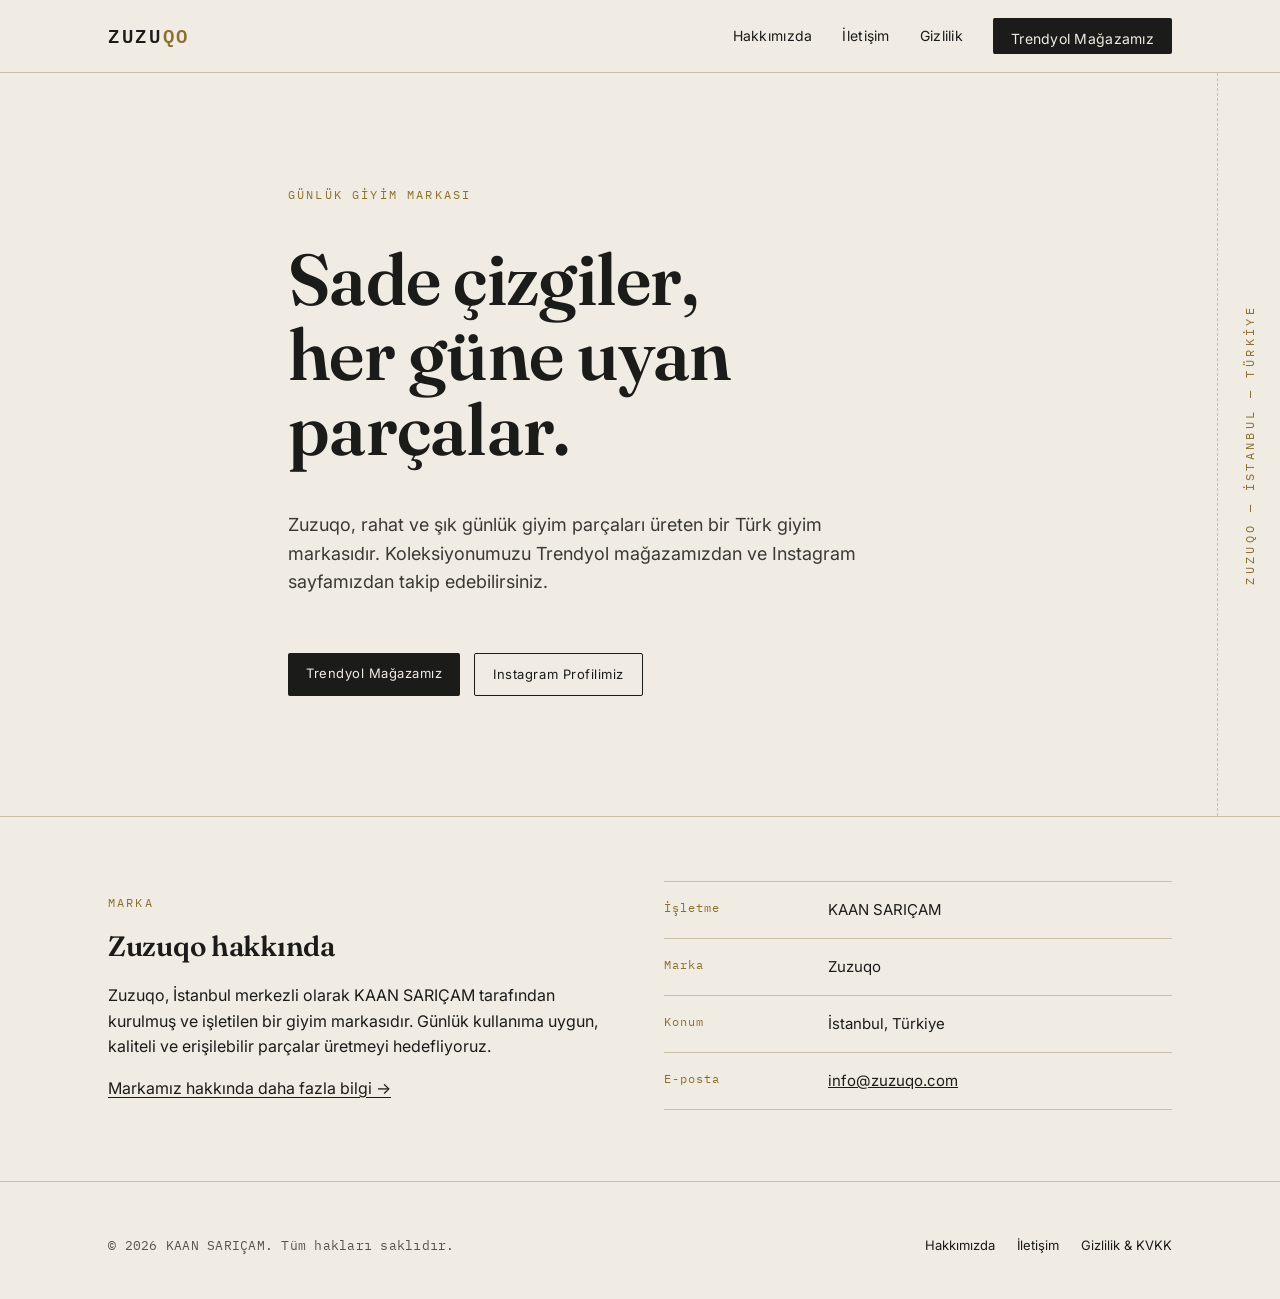
<file: index.html>
<!DOCTYPE html>
<html lang="tr">
<head>
<meta charset="UTF-8">
<meta name="viewport" content="width=device-width, initial-scale=1.0">
<title>Zuzuqo — Günlük Giyim</title>
<meta name="description" content="Zuzuqo, KAAN SARIÇAM tarafından işletilen bir günlük giyim markasıdır. Ürünlerimizi Trendyol mağazamızdan inceleyebilirsiniz.">
<link rel="preconnect" href="https://fonts.googleapis.com">
<link rel="preconnect" href="https://fonts.gstatic.com" crossorigin>
<link href="https://fonts.googleapis.com/css2?family=Fraunces:wght@500;600;700&family=Inter:wght@400;500;600&family=IBM+Plex+Mono:wght@500;600&display=swap" rel="stylesheet">
<link rel="stylesheet" href="style.css">
</head>
<body>

<nav class="nav">
  <div class="wrap">
    <a href="index.html" class="wordmark">ZUZU<span>QO</span></a>
    <button class="nav-toggle" aria-label="Menüyü aç" onclick="document.querySelector('.nav-links').classList.toggle('open')">MENÜ</button>
    <ul class="nav-links">
      <li><a href="hakkimizda.html">Hakkımızda</a></li>
      <li><a href="iletisim.html">İletişim</a></li>
      <li><a href="gizlilik.html">Gizlilik</a></li>
      <li><a class="btn" href="https://www.trendyol.com/magaza/zuzuqo-m-1135297?sst=0&channelId=1&event=0" target="_blank" rel="noopener">Trendyol Mağazamız</a></li>
    </ul>
  </div>
</nav>

<header class="hero">
  <div class="tag-ribbon"><span>ZUZUQO — İSTANBUL — TÜRKİYE</span></div>
  <div class="wrap">
    <p class="eyebrow">Günlük Giyim Markası</p>
    <h1>Sade çizgiler,<br>her güne uyan parçalar.</h1>
    <p class="lede">Zuzuqo, rahat ve şık günlük giyim parçaları üreten bir Türk giyim markasıdır. Koleksiyonumuzu Trendyol mağazamızdan ve Instagram sayfamızdan takip edebilirsiniz.</p>
    <div class="hero-ctas">
      <a class="btn" href="https://www.trendyol.com/magaza/zuzuqo-m-1135297?sst=0&channelId=1&event=0" target="_blank" rel="noopener">Trendyol Mağazamız</a>
      <a class="btn outline" href="https://www.instagram.com/zuzuqo.official/" target="_blank" rel="noopener">Instagram Profilimiz</a>
    </div>
  </div>
</header>

<hr class="divider">

<section>
  <div class="wrap grid-2">
    <div>
      <p class="eyebrow">Marka</p>
      <h2 class="display" style="font-size:28px; margin-top:10px;">Zuzuqo hakkında</h2>
      <p style="margin-top:14px; max-width:56ch;">Zuzuqo, İstanbul merkezli olarak KAAN SARIÇAM tarafından kurulmuş ve işletilen bir giyim markasıdır. Günlük kullanıma uygun, kaliteli ve erişilebilir parçalar üretmeyi hedefliyoruz.</p>
      <p style="margin-top:10px;"><a href="hakkimizda.html" style="text-decoration:underline; text-underline-offset:3px;">Markamız hakkında daha fazla bilgi →</a></p>
    </div>
    <div>
      <ul class="label-list">
        <li><span class="k">İşletme</span><span>KAAN SARIÇAM</span></li>
        <li><span class="k">Marka</span><span>Zuzuqo</span></li>
        <li><span class="k">Konum</span><span>İstanbul, Türkiye</span></li>
        <li><span class="k">E-posta</span><span><a href="mailto:info@zuzuqo.com">info@zuzuqo.com</a></span></li>
      </ul>
    </div>
  </div>
</section>

<footer>
  <div class="wrap">
    <p class="legal">© 2026 KAAN SARIÇAM. Tüm hakları saklıdır.</p>
    <ul class="foot-links">
      <li><a href="hakkimizda.html">Hakkımızda</a></li>
      <li><a href="iletisim.html">İletişim</a></li>
      <li><a href="gizlilik.html">Gizlilik &amp; KVKK</a></li>
    </ul>
  </div>
</footer>

</body>
</html>
</file>
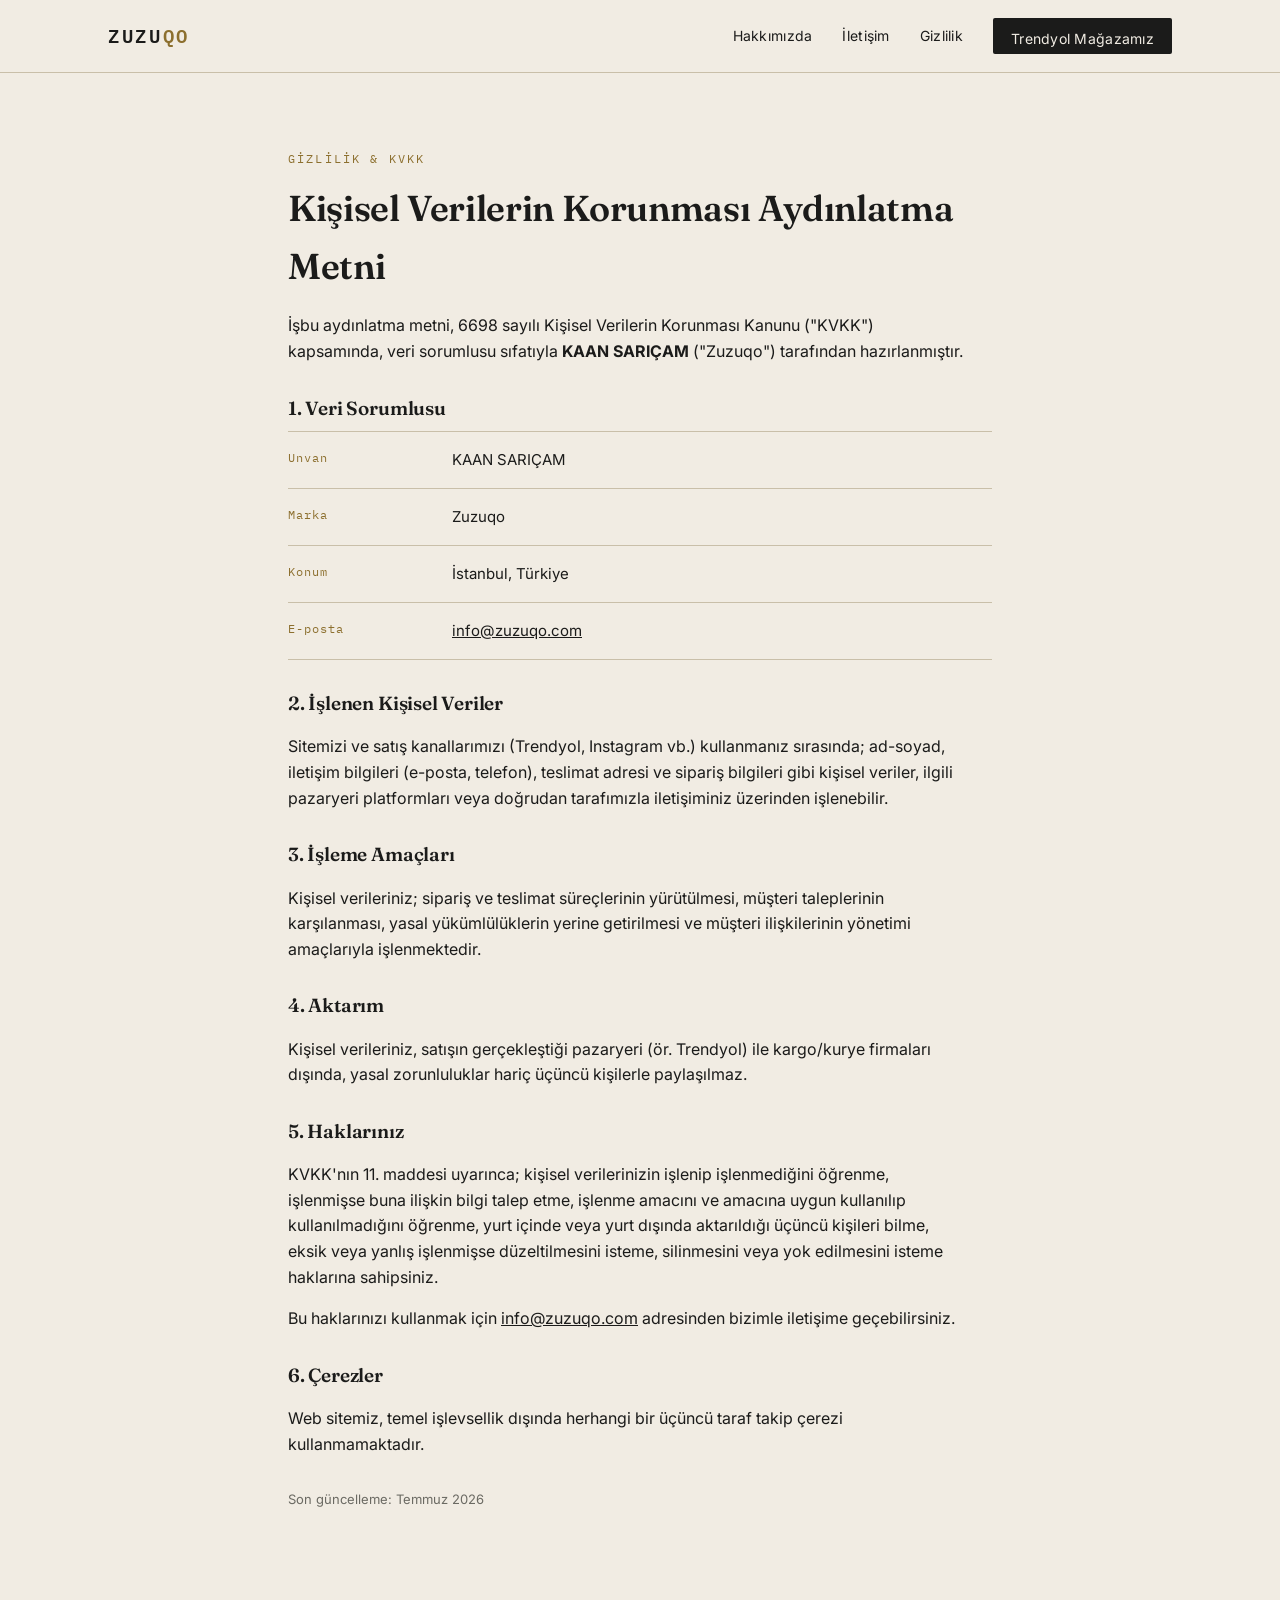
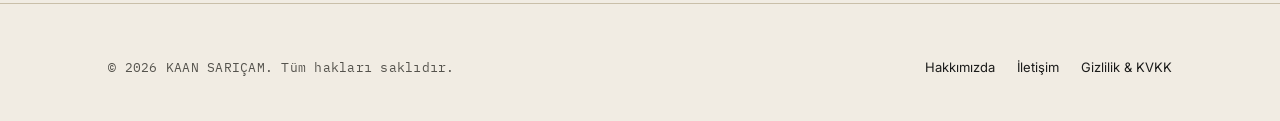
<file: gizlilik.html>
<!DOCTYPE html>
<html lang="tr">
<head>
<meta charset="UTF-8">
<meta name="viewport" content="width=device-width, initial-scale=1.0">
<title>Gizlilik &amp; KVKK Aydınlatma Metni — Zuzuqo</title>
<meta name="description" content="Zuzuqo / KAAN SARIÇAM KVKK aydınlatma metni ve gizlilik politikası.">
<link rel="preconnect" href="https://fonts.googleapis.com">
<link rel="preconnect" href="https://fonts.gstatic.com" crossorigin>
<link href="https://fonts.googleapis.com/css2?family=Fraunces:wght@500;600;700&family=Inter:wght@400;500;600&family=IBM+Plex+Mono:wght@500;600&display=swap" rel="stylesheet">
<link rel="stylesheet" href="style.css">
</head>
<body>

<nav class="nav">
  <div class="wrap">
    <a href="index.html" class="wordmark">ZUZU<span>QO</span></a>
    <button class="nav-toggle" aria-label="Menüyü aç" onclick="document.querySelector('.nav-links').classList.toggle('open')">MENÜ</button>
    <ul class="nav-links">
      <li><a href="hakkimizda.html">Hakkımızda</a></li>
      <li><a href="iletisim.html">İletişim</a></li>
      <li><a href="gizlilik.html">Gizlilik</a></li>
      <li><a class="btn" href="https://www.trendyol.com/magaza/zuzuqo-m-1135297?sst=0&channelId=1&event=0" target="_blank" rel="noopener">Trendyol Mağazamız</a></li>
    </ul>
  </div>
</nav>

<section class="content" style="padding-top:64px; padding-bottom:80px;">
  <div class="wrap" style="max-width:760px;">
    <p class="eyebrow">Gizlilik &amp; KVKK</p>
    <h2 style="margin-top:10px;">Kişisel Verilerin Korunması Aydınlatma Metni</h2>

    <p>İşbu aydınlatma metni, 6698 sayılı Kişisel Verilerin Korunması Kanunu ("KVKK") kapsamında, veri sorumlusu sıfatıyla <strong>KAAN SARIÇAM</strong> ("Zuzuqo") tarafından hazırlanmıştır.</p>

    <h3>1. Veri Sorumlusu</h3>
    <ul class="label-list">
      <li><span class="k">Unvan</span><span>KAAN SARIÇAM</span></li>
      <li><span class="k">Marka</span><span>Zuzuqo</span></li>
      <li><span class="k">Konum</span><span>İstanbul, Türkiye</span></li>
      <li><span class="k">E-posta</span><span><a href="mailto:info@zuzuqo.com" style="text-decoration:underline;">info@zuzuqo.com</a></span></li>
    </ul>

    <h3>2. İşlenen Kişisel Veriler</h3>
    <p>Sitemizi ve satış kanallarımızı (Trendyol, Instagram vb.) kullanmanız sırasında; ad-soyad, iletişim bilgileri (e-posta, telefon), teslimat adresi ve sipariş bilgileri gibi kişisel veriler, ilgili pazaryeri platformları veya doğrudan tarafımızla iletişiminiz üzerinden işlenebilir.</p>

    <h3>3. İşleme Amaçları</h3>
    <p>Kişisel verileriniz; sipariş ve teslimat süreçlerinin yürütülmesi, müşteri taleplerinin karşılanması, yasal yükümlülüklerin yerine getirilmesi ve müşteri ilişkilerinin yönetimi amaçlarıyla işlenmektedir.</p>

    <h3>4. Aktarım</h3>
    <p>Kişisel verileriniz, satışın gerçekleştiği pazaryeri (ör. Trendyol) ile kargo/kurye firmaları dışında, yasal zorunluluklar hariç üçüncü kişilerle paylaşılmaz.</p>

    <h3>5. Haklarınız</h3>
    <p>KVKK'nın 11. maddesi uyarınca; kişisel verilerinizin işlenip işlenmediğini öğrenme, işlenmişse buna ilişkin bilgi talep etme, işlenme amacını ve amacına uygun kullanılıp kullanılmadığını öğrenme, yurt içinde veya yurt dışında aktarıldığı üçüncü kişileri bilme, eksik veya yanlış işlenmişse düzeltilmesini isteme, silinmesini veya yok edilmesini isteme haklarına sahipsiniz.</p>
    <p>Bu haklarınızı kullanmak için <a href="mailto:info@zuzuqo.com" style="text-decoration:underline;">info@zuzuqo.com</a> adresinden bizimle iletişime geçebilirsiniz.</p>

    <h3>6. Çerezler</h3>
    <p>Web sitemiz, temel işlevsellik dışında herhangi bir üçüncü taraf takip çerezi kullanmamaktadır.</p>

    <p style="margin-top:32px; font-size:13px; color:#6b6a63;">Son güncelleme: Temmuz 2026</p>
  </div>
</section>

<footer>
  <div class="wrap">
    <p class="legal">© 2026 KAAN SARIÇAM. Tüm hakları saklıdır.</p>
    <ul class="foot-links">
      <li><a href="hakkimizda.html">Hakkımızda</a></li>
      <li><a href="iletisim.html">İletişim</a></li>
      <li><a href="gizlilik.html">Gizlilik &amp; KVKK</a></li>
    </ul>
  </div>
</footer>

</body>
</html>
</file>
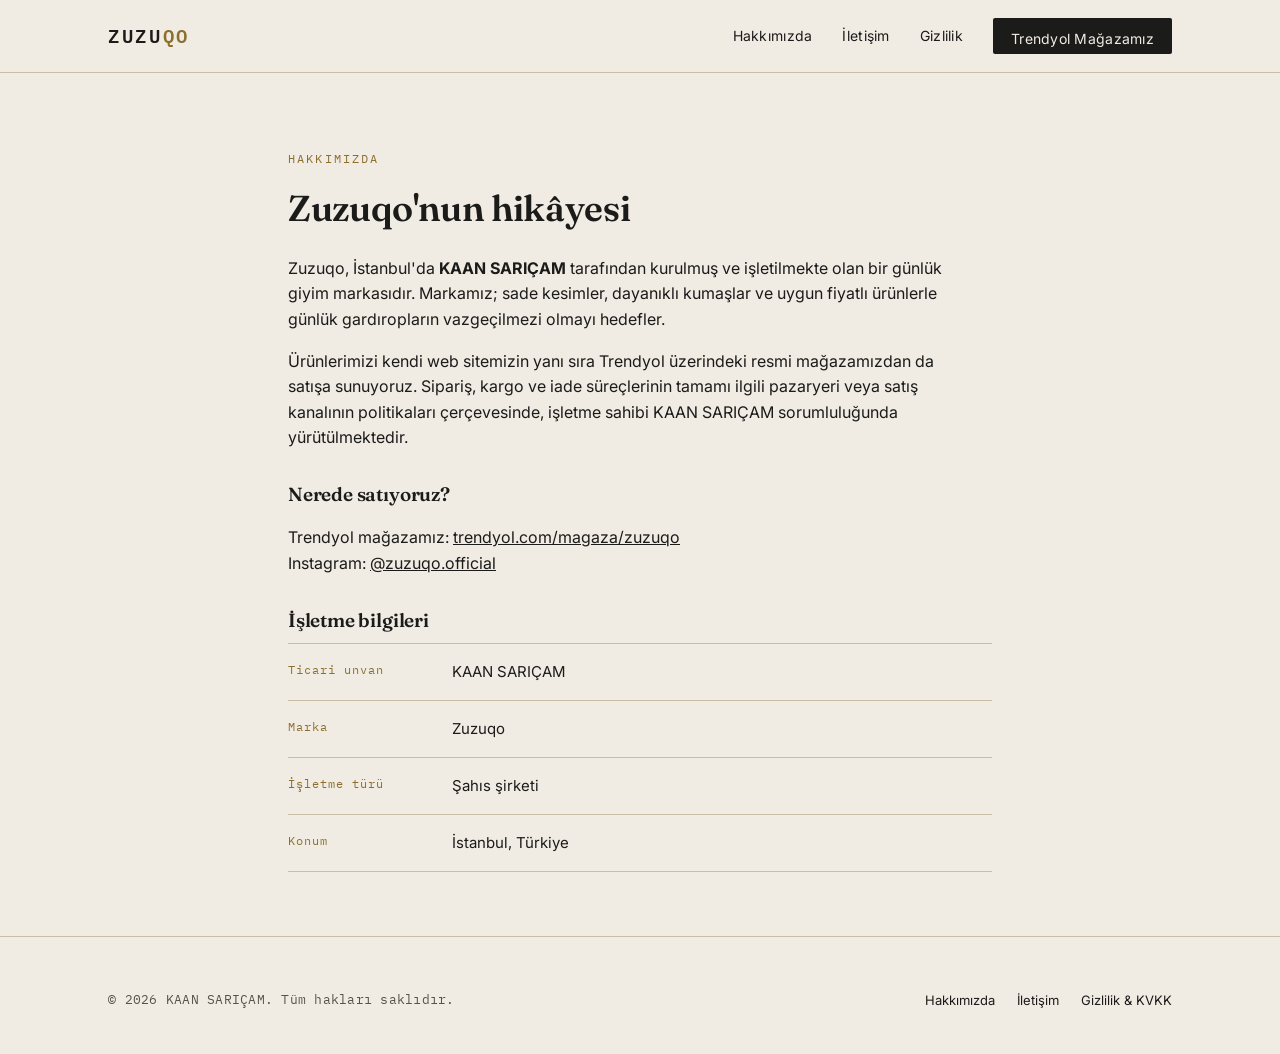
<file: hakkimizda.html>
<!DOCTYPE html>
<html lang="tr">
<head>
<meta charset="UTF-8">
<meta name="viewport" content="width=device-width, initial-scale=1.0">
<title>Hakkımızda — Zuzuqo</title>
<meta name="description" content="Zuzuqo, KAAN SARIÇAM tarafından İstanbul'da işletilen bir günlük giyim markasıdır.">
<link rel="preconnect" href="https://fonts.googleapis.com">
<link rel="preconnect" href="https://fonts.gstatic.com" crossorigin>
<link href="https://fonts.googleapis.com/css2?family=Fraunces:wght@500;600;700&family=Inter:wght@400;500;600&family=IBM+Plex+Mono:wght@500;600&display=swap" rel="stylesheet">
<link rel="stylesheet" href="style.css">
</head>
<body>

<nav class="nav">
  <div class="wrap">
    <a href="index.html" class="wordmark">ZUZU<span>QO</span></a>
    <button class="nav-toggle" aria-label="Menüyü aç" onclick="document.querySelector('.nav-links').classList.toggle('open')">MENÜ</button>
    <ul class="nav-links">
      <li><a href="hakkimizda.html">Hakkımızda</a></li>
      <li><a href="iletisim.html">İletişim</a></li>
      <li><a href="gizlilik.html">Gizlilik</a></li>
      <li><a class="btn" href="https://www.trendyol.com/magaza/zuzuqo-m-1135297?sst=0&channelId=1&event=0" target="_blank" rel="noopener">Trendyol Mağazamız</a></li>
    </ul>
  </div>
</nav>

<section class="content" style="padding-top:64px;">
  <div class="wrap" style="max-width:760px;">
    <p class="eyebrow">Hakkımızda</p>
    <h2 style="margin-top:10px;">Zuzuqo'nun hikâyesi</h2>

    <p>Zuzuqo, İstanbul'da <strong>KAAN SARIÇAM</strong> tarafından kurulmuş ve işletilmekte olan bir günlük giyim markasıdır. Markamız; sade kesimler, dayanıklı kumaşlar ve uygun fiyatlı ürünlerle günlük gardıropların vazgeçilmezi olmayı hedefler.</p>

    <p>Ürünlerimizi kendi web sitemizin yanı sıra Trendyol üzerindeki resmi mağazamızdan da satışa sunuyoruz. Sipariş, kargo ve iade süreçlerinin tamamı ilgili pazaryeri veya satış kanalının politikaları çerçevesinde, işletme sahibi KAAN SARIÇAM sorumluluğunda yürütülmektedir.</p>

    <h3>Nerede satıyoruz?</h3>
    <p>
      Trendyol mağazamız: <a href="https://www.trendyol.com/magaza/zuzuqo-m-1135297?sst=0&channelId=1&event=0" target="_blank" rel="noopener" style="text-decoration:underline;">trendyol.com/magaza/zuzuqo</a><br>
      Instagram: <a href="https://www.instagram.com/zuzuqo.official/" target="_blank" rel="noopener" style="text-decoration:underline;">@zuzuqo.official</a>
    </p>

    <h3>İşletme bilgileri</h3>
    <ul class="label-list">
      <li><span class="k">Ticari unvan</span><span>KAAN SARIÇAM</span></li>
      <li><span class="k">Marka</span><span>Zuzuqo</span></li>
      <li><span class="k">İşletme türü</span><span>Şahıs şirketi</span></li>
      <li><span class="k">Konum</span><span>İstanbul, Türkiye</span></li>
    </ul>
  </div>
</section>

<footer>
  <div class="wrap">
    <p class="legal">© 2026 KAAN SARIÇAM. Tüm hakları saklıdır.</p>
    <ul class="foot-links">
      <li><a href="hakkimizda.html">Hakkımızda</a></li>
      <li><a href="iletisim.html">İletişim</a></li>
      <li><a href="gizlilik.html">Gizlilik &amp; KVKK</a></li>
    </ul>
  </div>
</footer>

</body>
</html>
</file>
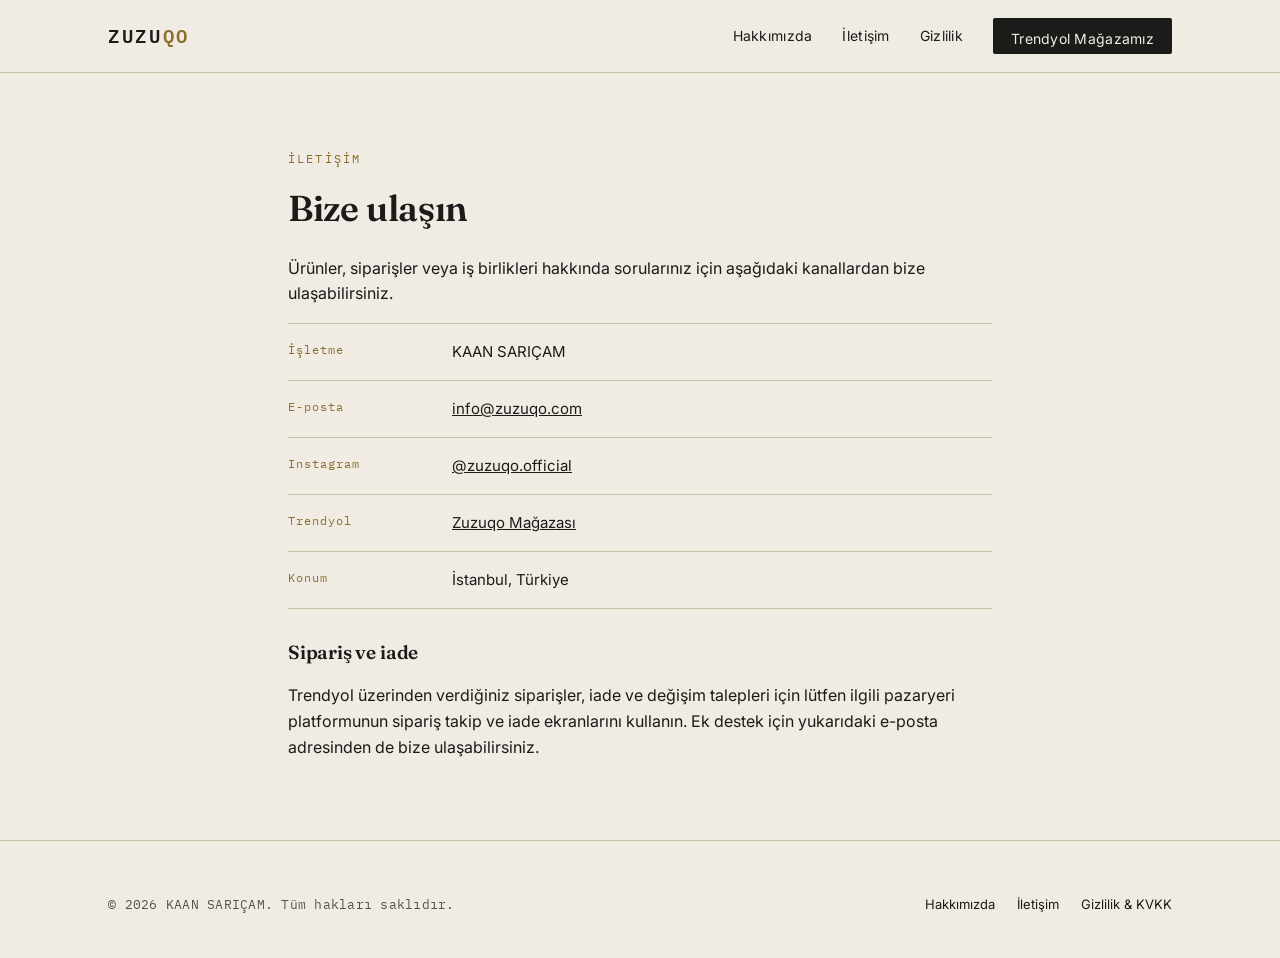
<file: iletisim.html>
<!DOCTYPE html>
<html lang="tr">
<head>
<meta charset="UTF-8">
<meta name="viewport" content="width=device-width, initial-scale=1.0">
<title>İletişim — Zuzuqo</title>
<meta name="description" content="Zuzuqo (KAAN SARIÇAM) ile iletişime geçin.">
<link rel="preconnect" href="https://fonts.googleapis.com">
<link rel="preconnect" href="https://fonts.gstatic.com" crossorigin>
<link href="https://fonts.googleapis.com/css2?family=Fraunces:wght@500;600;700&family=Inter:wght@400;500;600&family=IBM+Plex+Mono:wght@500;600&display=swap" rel="stylesheet">
<link rel="stylesheet" href="style.css">
</head>
<body>

<nav class="nav">
  <div class="wrap">
    <a href="index.html" class="wordmark">ZUZU<span>QO</span></a>
    <button class="nav-toggle" aria-label="Menüyü aç" onclick="document.querySelector('.nav-links').classList.toggle('open')">MENÜ</button>
    <ul class="nav-links">
      <li><a href="hakkimizda.html">Hakkımızda</a></li>
      <li><a href="iletisim.html">İletişim</a></li>
      <li><a href="gizlilik.html">Gizlilik</a></li>
      <li><a class="btn" href="https://www.trendyol.com/magaza/zuzuqo-m-1135297?sst=0&channelId=1&event=0" target="_blank" rel="noopener">Trendyol Mağazamız</a></li>
    </ul>
  </div>
</nav>

<section class="content" style="padding-top:64px;">
  <div class="wrap" style="max-width:760px;">
    <p class="eyebrow">İletişim</p>
    <h2 style="margin-top:10px;">Bize ulaşın</h2>
    <p>Ürünler, siparişler veya iş birlikleri hakkında sorularınız için aşağıdaki kanallardan bize ulaşabilirsiniz.</p>

    <ul class="label-list">
      <li><span class="k">İşletme</span><span>KAAN SARIÇAM</span></li>
      <li><span class="k">E-posta</span><span><a href="mailto:info@zuzuqo.com" style="text-decoration:underline;">info@zuzuqo.com</a></span></li>
      <li><span class="k">Instagram</span><span><a href="https://www.instagram.com/zuzuqo.official/" target="_blank" rel="noopener" style="text-decoration:underline;">@zuzuqo.official</a></span></li>
      <li><span class="k">Trendyol</span><span><a href="https://www.trendyol.com/magaza/zuzuqo-m-1135297?sst=0&channelId=1&event=0" target="_blank" rel="noopener" style="text-decoration:underline;">Zuzuqo Mağazası</a></span></li>
      <li><span class="k">Konum</span><span>İstanbul, Türkiye</span></li>
    </ul>

    <h3>Sipariş ve iade</h3>
    <p>Trendyol üzerinden verdiğiniz siparişler, iade ve değişim talepleri için lütfen ilgili pazaryeri platformunun sipariş takip ve iade ekranlarını kullanın. Ek destek için yukarıdaki e-posta adresinden de bize ulaşabilirsiniz.</p>
  </div>
</section>

<footer>
  <div class="wrap">
    <p class="legal">© 2026 KAAN SARIÇAM. Tüm hakları saklıdır.</p>
    <ul class="foot-links">
      <li><a href="hakkimizda.html">Hakkımızda</a></li>
      <li><a href="iletisim.html">İletişim</a></li>
      <li><a href="gizlilik.html">Gizlilik &amp; KVKK</a></li>
    </ul>
  </div>
</footer>

</body>
</html>
</file>
<file: style.css>
/* ============================================================
   ZUZUQO — design tokens
   Palette grounded in the brand: mustard + deep forest evoke
   an artisan clothing label; ecru paper stands in for fabric.
   ============================================================ */
:root{
  --ink:        #1B1B1A;
  --paper:      #F1ECE3;
  --paper-dim:  #E8E1D4;
  --gold:       #B08D3E;
  --gold-dark:  #8C6F2E;
  --forest:     #2F3B2C;
  --line:       #C9BFA9;
  --max-w: 1120px;
}

@font-face-fallback{}

*{box-sizing:border-box;}
html{scroll-behavior:smooth;}
body{
  margin:0;
  background:var(--paper);
  color:var(--ink);
  font-family:'Inter', system-ui, -apple-system, sans-serif;
  font-size:16px;
  line-height:1.6;
  -webkit-font-smoothing:antialiased;
}

h1,h2,h3,.display{
  font-family:'Fraunces', Georgia, serif;
  font-weight:600;
  letter-spacing:-0.01em;
  margin:0;
}

.eyebrow{
  font-family:'IBM Plex Mono', monospace;
  font-size:12px;
  letter-spacing:0.18em;
  text-transform:uppercase;
  color:var(--gold-dark);
}

a{color:inherit;}

.wrap{
  max-width:var(--max-w);
  margin:0 auto;
  padding:0 28px;
}

/* ---------- Nav ---------- */
.nav{
  position:sticky; top:0; z-index:50;
  background:rgba(241,236,227,0.92);
  backdrop-filter:blur(6px);
  border-bottom:1px solid var(--line);
}
.nav .wrap{
  display:flex; align-items:center; justify-content:space-between;
  height:72px;
}
.wordmark{
  font-family:'IBM Plex Mono', monospace;
  font-weight:600;
  font-size:19px;
  letter-spacing:0.14em;
  text-decoration:none;
  color:var(--ink);
}
.wordmark span{color:var(--gold-dark);}
.nav-links{
  display:flex; align-items:center; gap:30px;
  list-style:none; margin:0; padding:0;
}
.nav-links a{
  text-decoration:none;
  font-size:14px;
  letter-spacing:0.02em;
  color:var(--ink);
  position:relative;
  padding-bottom:3px;
}
.nav-links a:not(.btn)::after{
  content:'';
  position:absolute; left:0; bottom:0;
  width:0; height:1px; background:var(--gold-dark);
  transition:width .25s ease;
}
.nav-links a:not(.btn):hover::after{width:100%;}
.btn{
  background:var(--ink);
  color:var(--paper) !important;
  padding:10px 18px;
  border-radius:2px;
  font-size:13px;
  letter-spacing:0.04em;
  text-decoration:none !important;
  transition:background .2s ease, transform .2s ease;
  display:inline-block;
}
.btn:hover{background:var(--gold-dark); transform:translateY(-1px);}
.btn.outline{
  background:transparent;
  color:var(--ink) !important;
  border:1px solid var(--ink);
}
.btn.outline:hover{
  background:var(--ink); color:var(--paper) !important;
}

/* mobile nav collapse */
.nav-toggle{display:none;}
@media (max-width:720px){
  .nav-links{
    position:fixed; inset:72px 0 auto 0;
    background:var(--paper);
    flex-direction:column;
    align-items:flex-start;
    gap:0;
    border-bottom:1px solid var(--line);
    max-height:0; overflow:hidden;
    transition:max-height .3s ease;
  }
  .nav-links.open{max-height:320px;}
  .nav-links li{width:100%; padding:14px 28px; border-top:1px solid var(--line);}
  .nav-toggle{
    display:block; background:none; border:none; cursor:pointer;
    font-family:'IBM Plex Mono',monospace; font-size:13px; letter-spacing:.08em;
  }
}

/* ---------- Hero ---------- */
.hero{
  position:relative;
  padding:100px 0 120px;
  overflow:hidden;
}
.hero .wrap{
  display:grid;
  grid-template-columns:1fr;
  gap:26px;
  max-width:760px;
}
.hero h1{
  font-size:clamp(40px,7vw,72px);
  line-height:1.04;
}
.hero p.lede{
  font-size:18px;
  max-width:52ch;
  color:#3a3936;
}
.hero-ctas{display:flex; gap:14px; margin-top:12px; flex-wrap:wrap;}

/* signature element: rotated garment-tag ribbon, stitched border */
.tag-ribbon{
  position:absolute;
  top:0; right:-1px;
  height:100%;
  width:64px;
  display:flex; align-items:center; justify-content:center;
  border-left:1px dashed var(--line);
}
.tag-ribbon span{
  writing-mode:vertical-rl;
  transform:rotate(180deg);
  font-family:'IBM Plex Mono', monospace;
  font-size:12px;
  letter-spacing:0.28em;
  color:var(--gold-dark);
  white-space:nowrap;
}
@media (max-width:720px){ .tag-ribbon{display:none;} }

/* ---------- Sections ---------- */
section{padding:64px 0;}
.section-alt{background:var(--paper-dim);}
.divider{
  border:none; border-top:1px solid var(--line);
  margin:0;
}
.grid-2{
  display:grid; grid-template-columns:1fr 1fr; gap:48px;
}
@media (max-width:720px){ .grid-2{grid-template-columns:1fr;} }

.label-list{list-style:none; margin:0; padding:0;}
.label-list li{
  display:flex; gap:14px;
  padding:16px 0;
  border-top:1px solid var(--line);
  font-size:15px;
}
.label-list li:last-child{border-bottom:1px solid var(--line);}
.label-list .k{
  font-family:'IBM Plex Mono', monospace;
  font-size:12px; letter-spacing:.08em;
  color:var(--gold-dark);
  min-width:150px;
}

.content h2{font-size:clamp(26px,4vw,36px); margin-bottom:18px;}
.content h3{font-size:19px; margin:28px 0 8px;}
.content p{max-width:68ch;}
.content p + p{margin-top:14px;}

/* ---------- Footer ---------- */
footer{
  border-top:1px solid var(--line);
  padding:40px 0 32px;
}
footer .wrap{
  display:flex; flex-wrap:wrap; gap:20px;
  align-items:center; justify-content:space-between;
}
.legal{
  font-family:'IBM Plex Mono', monospace;
  font-size:12.5px;
  color:#55534d;
  letter-spacing:0.02em;
}
.foot-links{
  display:flex; gap:22px; list-style:none; margin:0; padding:0;
}
.foot-links a{font-size:13px; text-decoration:none;}
.foot-links a:hover{color:var(--gold-dark);}

/* reduced motion */
@media (prefers-reduced-motion: reduce){
  *{transition:none !important;}
}
</file>
